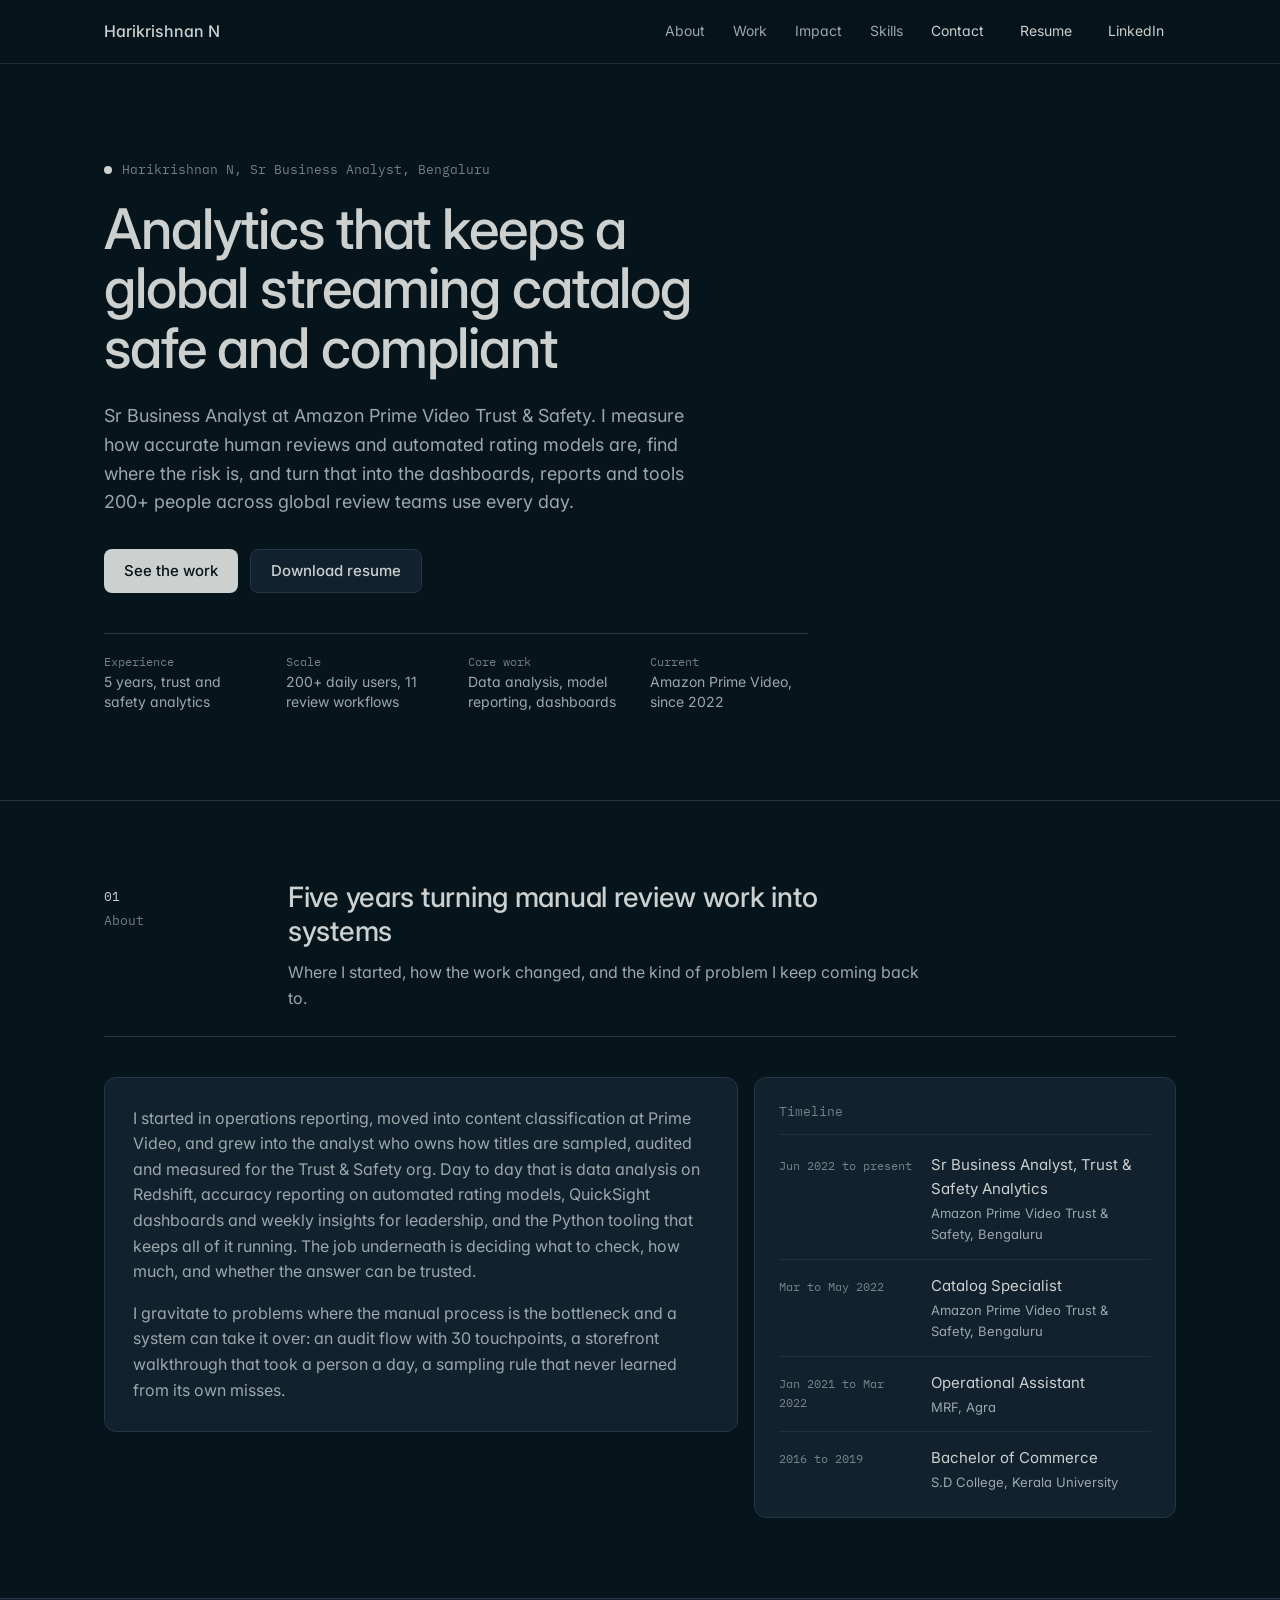
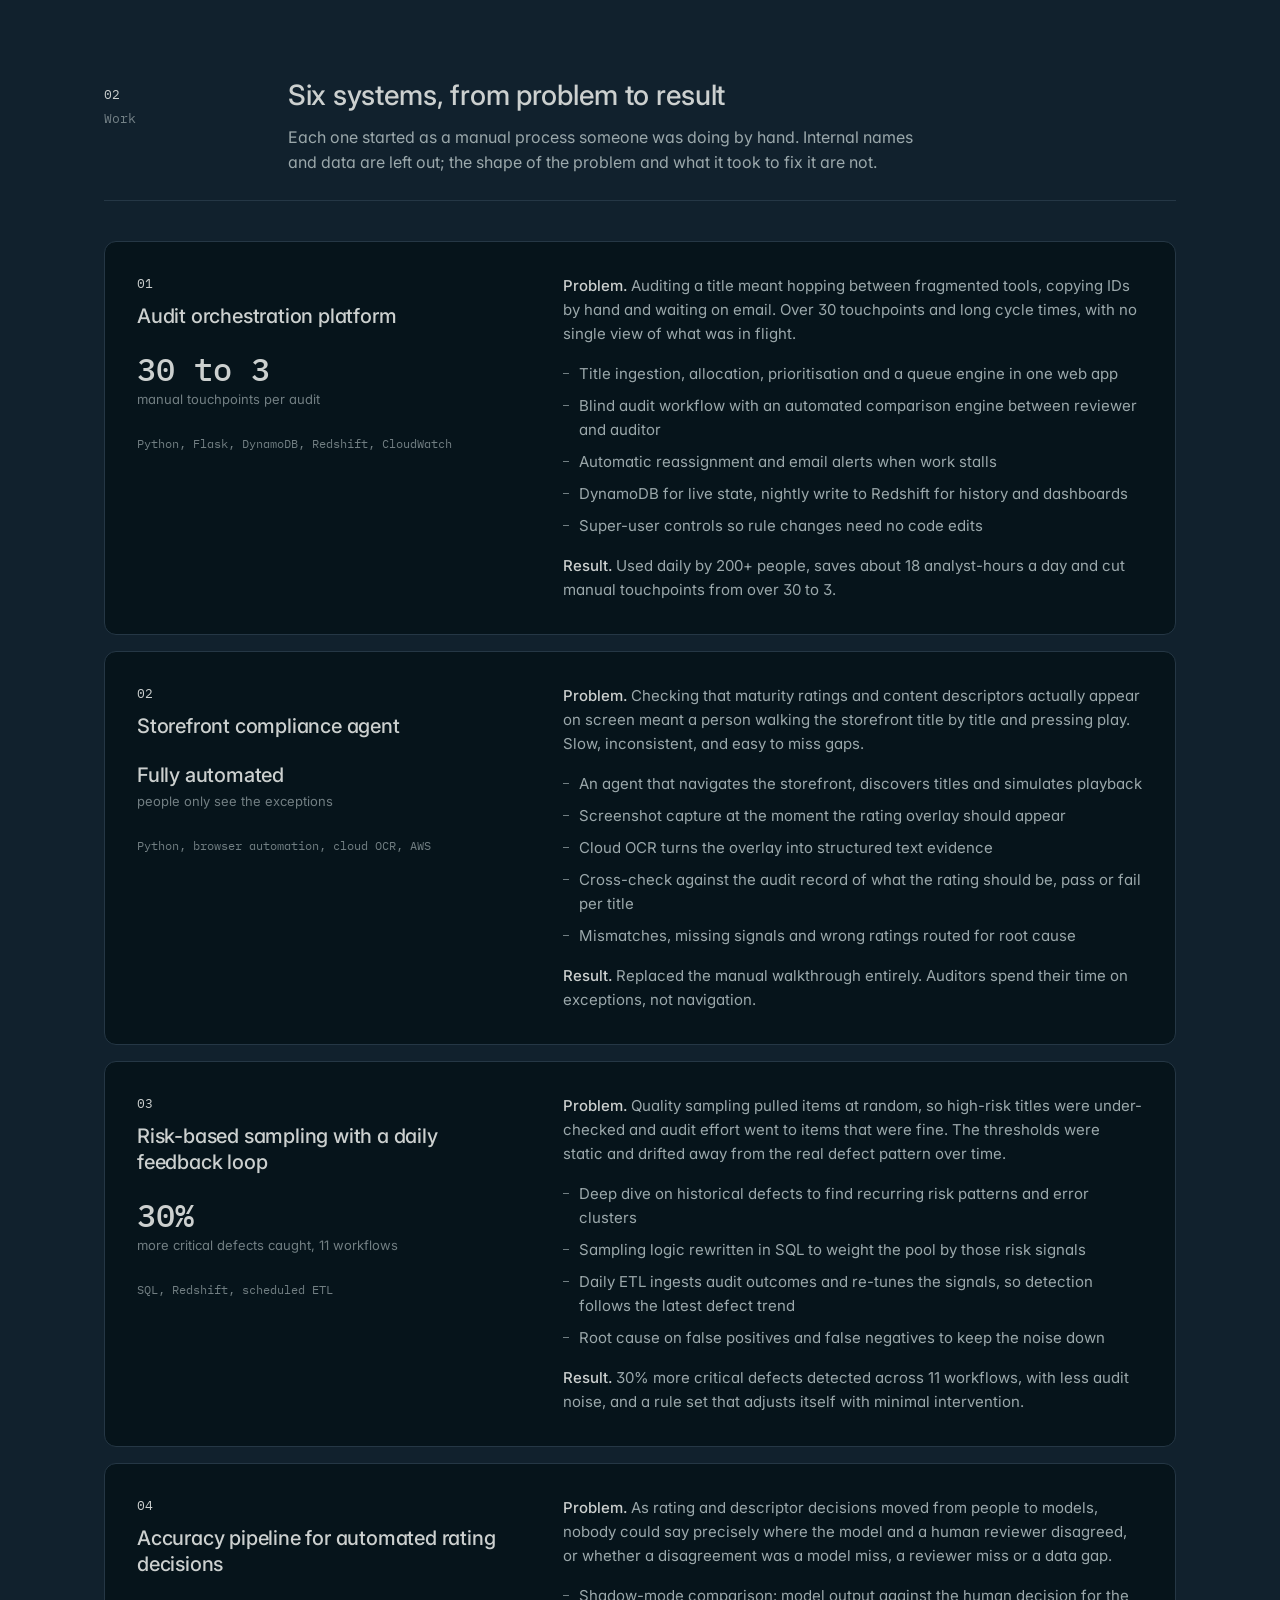
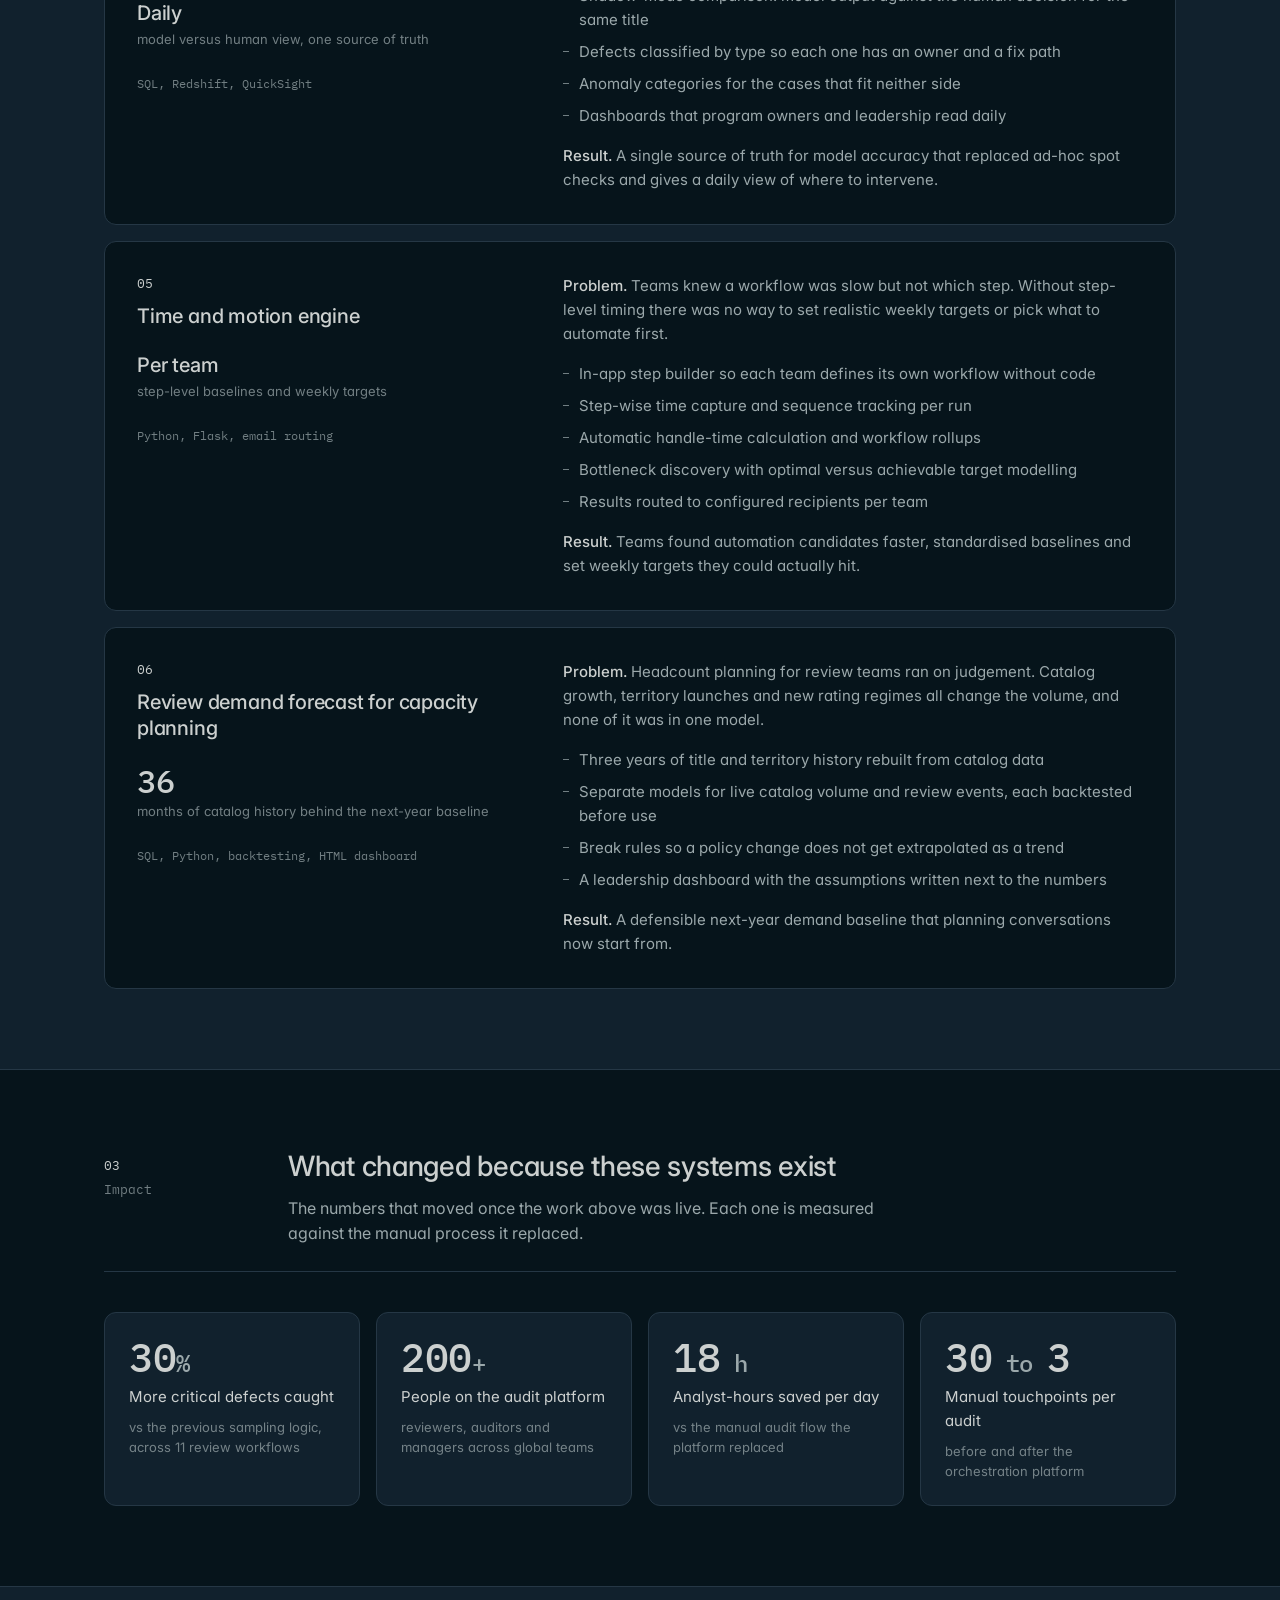
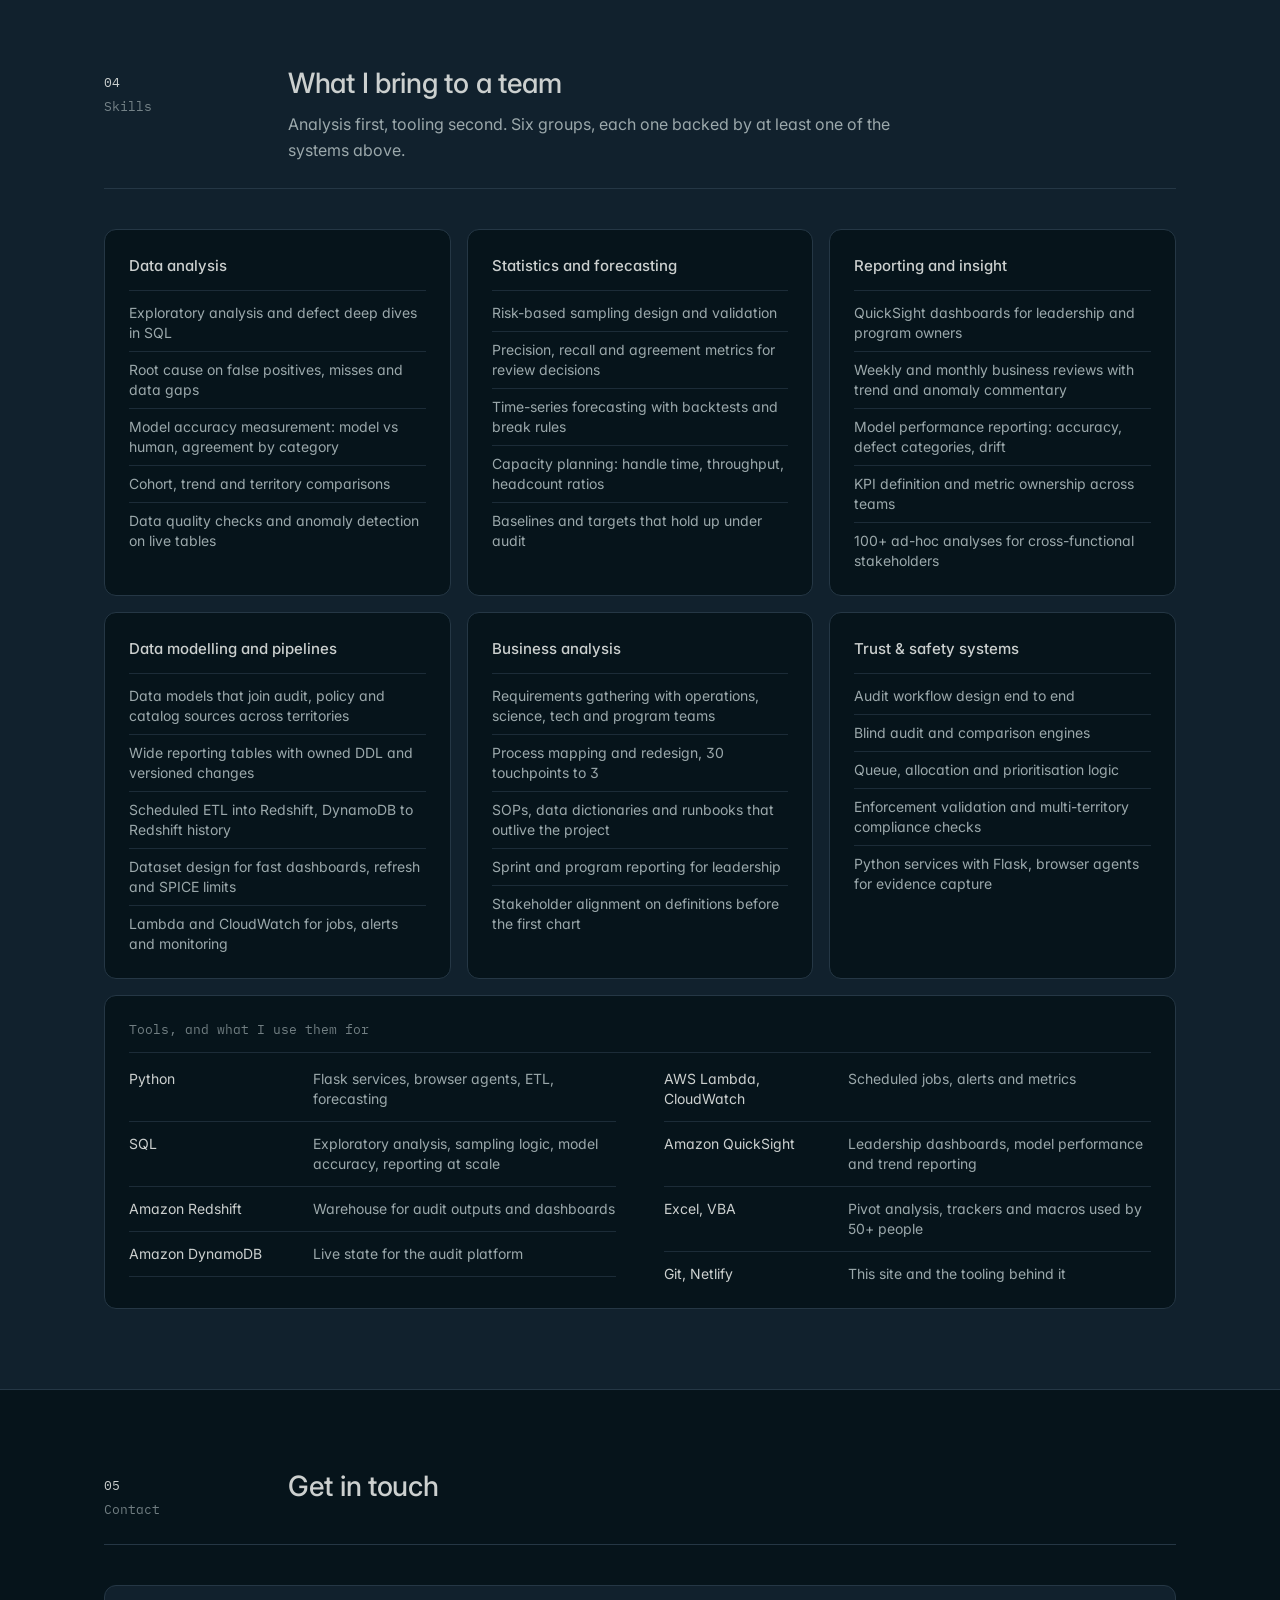
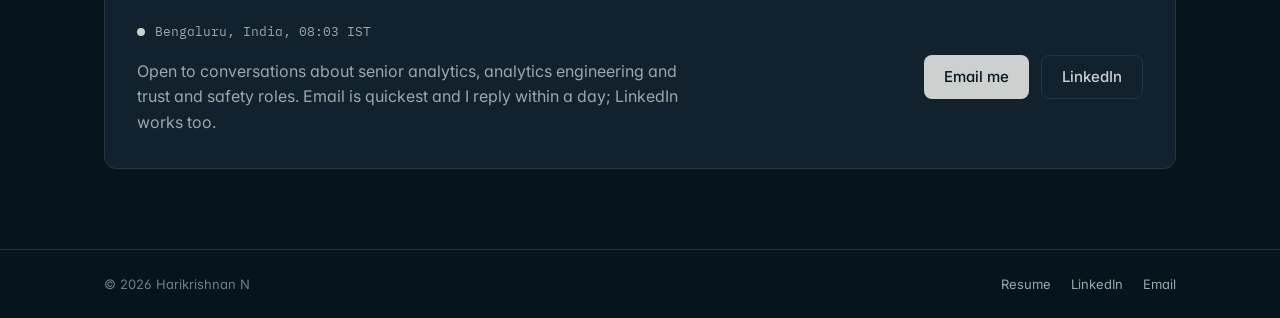
<file: index.html>
<!DOCTYPE html>
<html lang="en">
<head>
  <meta charset="UTF-8">
  <meta name="viewport" content="width=device-width, initial-scale=1.0">
  <title>Harikrishnan N, Sr Business Analyst, Trust &amp; Safety Analytics</title>
  <meta name="description" content="Sr Business Analyst at Amazon Prime Video Trust &amp; Safety. Data analysis, model accuracy reporting, leadership dashboards and audit automation for a streaming catalog, built in SQL, Python and AWS and used by 200+ people.">
  <meta name="theme-color" content="#06141b">
  <link rel="canonical" href="https://harikriz.netlify.app/">
  <link rel="icon" type="image/x-icon" href="favicon.ico">

  <meta property="og:type" content="website">
  <meta property="og:url" content="https://harikriz.netlify.app/">
  <meta property="og:title" content="Harikrishnan N, Sr Business Analyst, Trust &amp; Safety Analytics">
  <meta property="og:description" content="Analytics that keeps a global streaming catalog safe and compliant. Sr Business Analyst, Amazon Prime Video Trust &amp; Safety. SQL, Python, AWS.">
  <meta name="twitter:card" content="summary">
  <meta name="twitter:title" content="Harikrishnan N, Sr Business Analyst, Trust &amp; Safety Analytics">
  <meta name="twitter:description" content="Analytics that keeps a global streaming catalog safe and compliant. Sr Business Analyst, Amazon Prime Video Trust &amp; Safety. SQL, Python, AWS.">
  <meta name="google-site-verification" content="R8Ux_fTHHuIgfNtx9JZ1mv4PHQBQAOeMeu85ZJoLAWw">

  <script type="application/ld+json">
  {
    "@context": "https://schema.org",
    "@type": "Person",
    "name": "Harikrishnan N",
    "url": "https://harikriz.netlify.app",
    "jobTitle": "Sr Business Analyst, Trust & Safety Analytics",
    "worksFor": { "@type": "Organization", "name": "Amazon Prime Video" },
    "address": { "@type": "PostalAddress", "addressLocality": "Bengaluru", "addressCountry": "IN" },
    "email": "mailto:harikrishnanz98@gmail.com",
    "sameAs": ["https://www.linkedin.com/in/harikriz"],
    "knowsAbout": ["Business analysis", "Data analysis", "Model accuracy reporting", "Trust and Safety analytics", "Risk-based sampling", "Audit automation", "Forecasting", "SQL", "Python", "Amazon Redshift", "Amazon QuickSight", "AWS"]
  }
  </script>

  <link rel="preconnect" href="https://fonts.googleapis.com">
  <link rel="preconnect" href="https://fonts.gstatic.com" crossorigin>
  <link href="https://fonts.googleapis.com/css2?family=IBM+Plex+Mono:wght@400;500&family=Inter:wght@400;500&display=swap" rel="stylesheet">
  <link rel="stylesheet" href="css/style.css">
</head>
<body>
  <a href="#main" class="skip">Skip to content</a>

  <header class="nav">
    <div class="container">
      <a href="#top" class="nav__brand">Harikrishnan N</a>
      <button type="button" class="nav__toggle" id="navToggle" aria-expanded="false" aria-controls="navLinks">Menu</button>
      <nav class="nav__links" id="navLinks" aria-label="Sections">
        <a href="#about">About</a>
        <a href="#work">Work</a>
        <a href="#impact">Impact</a>
        <a href="#skills">Skills</a>
        <a href="#contact">Contact</a>
        <a href="Harikrishnan_2026.pdf" class="nav__ext" download>Resume</a>
        <a href="https://www.linkedin.com/in/harikriz" target="_blank" rel="me noopener" class="nav__ext">LinkedIn</a>
      </nav>
    </div>
  </header>

  <main id="main">
    <section class="hero" id="top">
      <div class="container">
        <div class="hero__text">
          <p class="hero__kicker"><span class="dot" aria-hidden="true"></span>Harikrishnan N, Sr Business Analyst, Bengaluru</p>
          <h1 class="hero__title">Analytics that keeps a global streaming catalog safe and compliant</h1>
          <p class="hero__lede">
            Sr Business Analyst at Amazon Prime Video Trust &amp; Safety. I measure how accurate human reviews and automated rating models are, find where the risk is, and turn that into the dashboards, reports and tools 200+ people across global review teams use every day.
          </p>
          <div class="hero__actions">
            <a href="#work" class="btn btn--primary">See the work</a>
            <a href="Harikrishnan_2026.pdf" class="btn btn--secondary" download>Download resume</a>
          </div>
          <dl class="hero__facts" aria-label="At a glance">
            <div><dt>Experience</dt><dd>5 years, trust and safety analytics</dd></div>
            <div><dt>Scale</dt><dd>200+ daily users, 11 review workflows</dd></div>
            <div><dt>Core work</dt><dd>Data analysis, model reporting, dashboards</dd></div>
            <div><dt>Current</dt><dd>Amazon Prime Video, since 2022</dd></div>
          </dl>
        </div>

      </div>
    </section>

    <section class="section" id="about">
      <div class="container">
        <div class="section__head">
          <div class="section__label"><span class="section__num">01</span>About</div>
          <div>
            <h2 class="section__title">Five years turning manual review work into systems</h2>
            <p class="section__intro">Where I started, how the work changed, and the kind of problem I keep coming back to.</p>
          </div>
        </div>
        <div class="about">
          <div class="card about__text">
            <p>
              I started in operations reporting, moved into content classification at Prime Video, and grew into the analyst who owns how titles are sampled, audited and measured for the Trust &amp; Safety org. Day to day that is data analysis on Redshift, accuracy reporting on automated rating models, QuickSight dashboards and weekly insights for leadership, and the Python tooling that keeps all of it running. The job underneath is deciding what to check, how much, and whether the answer can be trusted.
            </p>
            <p>
              I gravitate to problems where the manual process is the bottleneck and a system can take it over: an audit flow with 30 touchpoints, a storefront walkthrough that took a person a day, a sampling rule that never learned from its own misses.
            </p>
          </div>
          <div class="card timeline">
            <h3 class="card__title">Timeline</h3>
            <div class="timeline__rows">
              <div class="timeline__row">
                <span class="timeline__when">Jun 2022 to present</span>
                <div class="timeline__what">Sr Business Analyst, Trust &amp; Safety Analytics<span>Amazon Prime Video Trust &amp; Safety, Bengaluru</span></div>
              </div>
              <div class="timeline__row">
                <span class="timeline__when">Mar to May 2022</span>
                <div class="timeline__what">Catalog Specialist<span>Amazon Prime Video Trust &amp; Safety, Bengaluru</span></div>
              </div>
              <div class="timeline__row">
                <span class="timeline__when">Jan 2021 to Mar 2022</span>
                <div class="timeline__what">Operational Assistant<span>MRF, Agra</span></div>
              </div>
              <div class="timeline__row">
                <span class="timeline__when">2016 to 2019</span>
                <div class="timeline__what">Bachelor of Commerce<span>S.D College, Kerala University</span></div>
              </div>
            </div>
          </div>
        </div>
      </div>
    </section>


    <section class="section section--alt" id="work">
      <div class="container">
        <div class="section__head">
          <div class="section__label"><span class="section__num">02</span>Work</div>
          <div>
            <h2 class="section__title">Six systems, from problem to result</h2>
            <p class="section__intro">Each one started as a manual process someone was doing by hand. Internal names and data are left out; the shape of the problem and what it took to fix it are not.</p>
          </div>
        </div>
        <div class="cases">

          <article class="card case">
            <div>
              <div class="case__num">01</div>
              <h3 class="case__title">Audit orchestration platform</h3>
              <div class="case__fig"><b>30 to 3</b><span>manual touchpoints per audit</span></div>
              <div class="case__tools">Python, Flask, DynamoDB, Redshift, CloudWatch</div>
            </div>
            <div class="case__body">
              <p><b>Problem.</b> Auditing a title meant hopping between fragmented tools, copying IDs by hand and waiting on email. Over 30 touchpoints and long cycle times, with no single view of what was in flight.</p>
              <ul>
                <li>Title ingestion, allocation, prioritisation and a queue engine in one web app</li>
                <li>Blind audit workflow with an automated comparison engine between reviewer and auditor</li>
                <li>Automatic reassignment and email alerts when work stalls</li>
                <li>DynamoDB for live state, nightly write to Redshift for history and dashboards</li>
                <li>Super-user controls so rule changes need no code edits</li>
              </ul>
              <p><b>Result.</b> Used daily by 200+ people, saves about 18 analyst-hours a day and cut manual touchpoints from over 30 to 3.</p>
            </div>
          </article>

          <article class="card case">
            <div>
              <div class="case__num">02</div>
              <h3 class="case__title">Storefront compliance agent</h3>
              <div class="case__fig case__fig--text"><b>Fully automated</b><span>people only see the exceptions</span></div>
              <div class="case__tools">Python, browser automation, cloud OCR, AWS</div>
            </div>
            <div class="case__body">
              <p><b>Problem.</b> Checking that maturity ratings and content descriptors actually appear on screen meant a person walking the storefront title by title and pressing play. Slow, inconsistent, and easy to miss gaps.</p>
              <ul>
                <li>An agent that navigates the storefront, discovers titles and simulates playback</li>
                <li>Screenshot capture at the moment the rating overlay should appear</li>
                <li>Cloud OCR turns the overlay into structured text evidence</li>
                <li>Cross-check against the audit record of what the rating should be, pass or fail per title</li>
                <li>Mismatches, missing signals and wrong ratings routed for root cause</li>
              </ul>
              <p><b>Result.</b> Replaced the manual walkthrough entirely. Auditors spend their time on exceptions, not navigation.</p>
            </div>
          </article>

          <article class="card case">
            <div>
              <div class="case__num">03</div>
              <h3 class="case__title">Risk-based sampling with a daily feedback loop</h3>
              <div class="case__fig"><b>30%</b><span>more critical defects caught, 11 workflows</span></div>
              <div class="case__tools">SQL, Redshift, scheduled ETL</div>
            </div>
            <div class="case__body">
              <p><b>Problem.</b> Quality sampling pulled items at random, so high-risk titles were under-checked and audit effort went to items that were fine. The thresholds were static and drifted away from the real defect pattern over time.</p>
              <ul>
                <li>Deep dive on historical defects to find recurring risk patterns and error clusters</li>
                <li>Sampling logic rewritten in SQL to weight the pool by those risk signals</li>
                <li>Daily ETL ingests audit outcomes and re-tunes the signals, so detection follows the latest defect trend</li>
                <li>Root cause on false positives and false negatives to keep the noise down</li>
              </ul>
              <p><b>Result.</b> 30% more critical defects detected across 11 workflows, with less audit noise, and a rule set that adjusts itself with minimal intervention.</p>
            </div>
          </article>

          <article class="card case">
            <div>
              <div class="case__num">04</div>
              <h3 class="case__title">Accuracy pipeline for automated rating decisions</h3>
              <div class="case__fig case__fig--text"><b>Daily</b><span>model versus human view, one source of truth</span></div>
              <div class="case__tools">SQL, Redshift, QuickSight</div>
            </div>
            <div class="case__body">
              <p><b>Problem.</b> As rating and descriptor decisions moved from people to models, nobody could say precisely where the model and a human reviewer disagreed, or whether a disagreement was a model miss, a reviewer miss or a data gap.</p>
              <ul>
                <li>Shadow-mode comparison: model output against the human decision for the same title</li>
                <li>Defects classified by type so each one has an owner and a fix path</li>
                <li>Anomaly categories for the cases that fit neither side</li>
                <li>Dashboards that program owners and leadership read daily</li>
              </ul>
              <p><b>Result.</b> A single source of truth for model accuracy that replaced ad-hoc spot checks and gives a daily view of where to intervene.</p>
            </div>
          </article>

          <article class="card case">
            <div>
              <div class="case__num">05</div>
              <h3 class="case__title">Time and motion engine</h3>
              <div class="case__fig case__fig--text"><b>Per team</b><span>step-level baselines and weekly targets</span></div>
              <div class="case__tools">Python, Flask, email routing</div>
            </div>
            <div class="case__body">
              <p><b>Problem.</b> Teams knew a workflow was slow but not which step. Without step-level timing there was no way to set realistic weekly targets or pick what to automate first.</p>
              <ul>
                <li>In-app step builder so each team defines its own workflow without code</li>
                <li>Step-wise time capture and sequence tracking per run</li>
                <li>Automatic handle-time calculation and workflow rollups</li>
                <li>Bottleneck discovery with optimal versus achievable target modelling</li>
                <li>Results routed to configured recipients per team</li>
              </ul>
              <p><b>Result.</b> Teams found automation candidates faster, standardised baselines and set weekly targets they could actually hit.</p>
            </div>
          </article>

          <article class="card case">
            <div>
              <div class="case__num">06</div>
              <h3 class="case__title">Review demand forecast for capacity planning</h3>
              <div class="case__fig"><b>36</b><span>months of catalog history behind the next-year baseline</span></div>
              <div class="case__tools">SQL, Python, backtesting, HTML dashboard</div>
            </div>
            <div class="case__body">
              <p><b>Problem.</b> Headcount planning for review teams ran on judgement. Catalog growth, territory launches and new rating regimes all change the volume, and none of it was in one model.</p>
              <ul>
                <li>Three years of title and territory history rebuilt from catalog data</li>
                <li>Separate models for live catalog volume and review events, each backtested before use</li>
                <li>Break rules so a policy change does not get extrapolated as a trend</li>
                <li>A leadership dashboard with the assumptions written next to the numbers</li>
              </ul>
              <p><b>Result.</b> A defensible next-year demand baseline that planning conversations now start from.</p>
            </div>
          </article>

        </div>
      </div>
    </section>

    <section class="section" id="impact">
      <div class="container">
        <div class="section__head">
          <div class="section__label"><span class="section__num">03</span>Impact</div>
          <div>
            <h2 class="section__title">What changed because these systems exist</h2>
            <p class="section__intro">The numbers that moved once the work above was live. Each one is measured against the manual process it replaced.</p>
          </div>
        </div>
        <div class="stats">
          <div class="card stat">
            <div class="stat__value">30<small>%</small></div>
            <div class="stat__label">More critical defects caught</div>
            <div class="stat__vs">vs the previous sampling logic, across 11 review workflows</div>
          </div>
          <div class="card stat">
            <div class="stat__value">200<small>+</small></div>
            <div class="stat__label">People on the audit platform</div>
            <div class="stat__vs">reviewers, auditors and managers across global teams</div>
          </div>
          <div class="card stat">
            <div class="stat__value">18<small> h</small></div>
            <div class="stat__label">Analyst-hours saved per day</div>
            <div class="stat__vs">vs the manual audit flow the platform replaced</div>
          </div>
          <div class="card stat">
            <div class="stat__value">30<small> to </small>3</div>
            <div class="stat__label">Manual touchpoints per audit</div>
            <div class="stat__vs">before and after the orchestration platform</div>
          </div>
        </div>
      </div>
    </section>

    <section class="section section--alt" id="skills">
      <div class="container">
        <div class="section__head">
          <div class="section__label"><span class="section__num">04</span>Skills</div>
          <div>
            <h2 class="section__title">What I bring to a team</h2>
            <p class="section__intro">Analysis first, tooling second. Six groups, each one backed by at least one of the systems above.</p>
          </div>
        </div>
        <div class="skills">
          <div class="card skill">
            <h3>Data analysis</h3>
            <ul>
              <li>Exploratory analysis and defect deep dives in SQL</li>
              <li>Root cause on false positives, misses and data gaps</li>
              <li>Model accuracy measurement: model vs human, agreement by category</li>
              <li>Cohort, trend and territory comparisons</li>
              <li>Data quality checks and anomaly detection on live tables</li>
            </ul>
          </div>
          <div class="card skill">
            <h3>Statistics and forecasting</h3>
            <ul>
              <li>Risk-based sampling design and validation</li>
              <li>Precision, recall and agreement metrics for review decisions</li>
              <li>Time-series forecasting with backtests and break rules</li>
              <li>Capacity planning: handle time, throughput, headcount ratios</li>
              <li>Baselines and targets that hold up under audit</li>
            </ul>
          </div>
          <div class="card skill">
            <h3>Reporting and insight</h3>
            <ul>
              <li>QuickSight dashboards for leadership and program owners</li>
              <li>Weekly and monthly business reviews with trend and anomaly commentary</li>
              <li>Model performance reporting: accuracy, defect categories, drift</li>
              <li>KPI definition and metric ownership across teams</li>
              <li>100+ ad-hoc analyses for cross-functional stakeholders</li>
            </ul>
          </div>
          <div class="card skill">
            <h3>Data modelling and pipelines</h3>
            <ul>
              <li>Data models that join audit, policy and catalog sources across territories</li>
              <li>Wide reporting tables with owned DDL and versioned changes</li>
              <li>Scheduled ETL into Redshift, DynamoDB to Redshift history</li>
              <li>Dataset design for fast dashboards, refresh and SPICE limits</li>
              <li>Lambda and CloudWatch for jobs, alerts and monitoring</li>
            </ul>
          </div>
          <div class="card skill">
            <h3>Business analysis</h3>
            <ul>
              <li>Requirements gathering with operations, science, tech and program teams</li>
              <li>Process mapping and redesign, 30 touchpoints to 3</li>
              <li>SOPs, data dictionaries and runbooks that outlive the project</li>
              <li>Sprint and program reporting for leadership</li>
              <li>Stakeholder alignment on definitions before the first chart</li>
            </ul>
          </div>
          <div class="card skill">
            <h3>Trust &amp; safety systems</h3>
            <ul>
              <li>Audit workflow design end to end</li>
              <li>Blind audit and comparison engines</li>
              <li>Queue, allocation and prioritisation logic</li>
              <li>Enforcement validation and multi-territory compliance checks</li>
              <li>Python services with Flask, browser agents for evidence capture</li>
            </ul>
          </div>
        </div>

        <div class="card tools" id="tools">
          <h3 class="card__title">Tools, and what I use them for</h3>
          <div class="tools__grid">
            <dl>
              <div class="tool"><dt>Python</dt><dd>Flask services, browser agents, ETL, forecasting</dd></div>
              <div class="tool"><dt>SQL</dt><dd>Exploratory analysis, sampling logic, model accuracy, reporting at scale</dd></div>
              <div class="tool"><dt>Amazon Redshift</dt><dd>Warehouse for audit outputs and dashboards</dd></div>
              <div class="tool"><dt>Amazon DynamoDB</dt><dd>Live state for the audit platform</dd></div>
            </dl>
            <dl>
              <div class="tool"><dt>AWS Lambda, CloudWatch</dt><dd>Scheduled jobs, alerts and metrics</dd></div>
              <div class="tool"><dt>Amazon QuickSight</dt><dd>Leadership dashboards, model performance and trend reporting</dd></div>
              <div class="tool"><dt>Excel, VBA</dt><dd>Pivot analysis, trackers and macros used by 50+ people</dd></div>
              <div class="tool"><dt>Git, Netlify</dt><dd>This site and the tooling behind it</dd></div>
            </dl>
          </div>
        </div>
      </div>
    </section>

    <section class="section" id="contact">
      <div class="container">
        <div class="section__head">
          <div class="section__label"><span class="section__num">05</span>Contact</div>
          <div>
            <h2 class="section__title">Get in touch</h2>
          </div>
        </div>
        <div class="card contact">
          <div>
            <p class="contact__status"><span class="dot" aria-hidden="true"></span><span>Bengaluru, India<span id="localTime"></span></span></p>
            <p>Open to conversations about senior analytics, analytics engineering and trust and safety roles. Email is quickest and I reply within a day; LinkedIn works too.</p>
          </div>
          <div class="contact__actions">
            <a href="mailto:harikrishnanz98@gmail.com" class="btn btn--primary">Email me</a>
            <a href="https://www.linkedin.com/in/harikriz" target="_blank" rel="noopener" class="btn btn--secondary">LinkedIn</a>
          </div>
        </div>
      </div>
    </section>
  </main>

  <footer class="footer">
    <div class="container">
      <span>&copy; 2026 Harikrishnan N</span>
      <nav aria-label="Footer">
        <a href="Harikrishnan_2026.pdf" download>Resume</a>
        <a href="https://www.linkedin.com/in/harikriz" target="_blank" rel="noopener">LinkedIn</a>
        <a href="mailto:harikrishnanz98@gmail.com">Email</a>
      </nav>
    </div>
  </footer>

  <script src="script.js" defer></script>
</body>
</html>
</file>
<file: css/style.css>
/* Harikrishnan N, portfolio. Six-step slate palette (#06141B to #CCD0CF), no second hue. Inter + IBM Plex Mono. */

:root {
  --bg: #06141b;
  --surface: #11212d;
  --raised: #253745;
  --line: rgba(37, 55, 69, 0.7);
  --line-strong: #253745;
  --radius: 12px;
  --text: #ccd0cf;
  --text-2: #9ba8ab;
  --muted: rgba(155, 168, 171, 0.72);
  --slate: #4a5c6a;
  --accent: #ccd0cf;
  --pos: #9ba8ab;
  --neg: #ccd0cf;
  --sans: 'Inter', system-ui, -apple-system, 'Segoe UI', sans-serif;
  --mono: 'IBM Plex Mono', ui-monospace, 'SFMono-Regular', Menlo, monospace;
  --ease: cubic-bezier(0.22, 1, 0.36, 1);
  --fast: 150ms;
  --enter: 400ms;
  --nav-h: 64px;
  --max: 1120px;
}

*, *::before, *::after { box-sizing: border-box; margin: 0; padding: 0; }

html { scroll-behavior: smooth; -webkit-text-size-adjust: 100%; }

body {
  font-family: var(--sans);
  font-size: 16px;
  line-height: 1.6;
  color: var(--text);
  background: var(--bg);
  -webkit-font-smoothing: antialiased;
  font-feature-settings: 'cv11', 'ss01';
}

a { color: inherit; text-decoration: none; transition: color var(--fast) var(--ease); }
a:hover { color: var(--text); }
ul { list-style: none; }
img { display: block; max-width: 100%; }
button { font: inherit; color: inherit; background: none; border: 0; cursor: pointer; }

:focus-visible { outline: 2px solid var(--accent); outline-offset: 2px; border-radius: 4px; }

.skip { position: absolute; left: 16px; top: -48px; padding: 8px 12px; background: var(--text); color: var(--bg); border-radius: 8px; z-index: 100; }
.skip:focus { top: 12px; }

.container { max-width: var(--max); margin: 0 auto; padding: 0 24px; }

.mono { font-family: var(--mono); font-feature-settings: 'tnum'; }

/* Navigation */
.nav {
  position: sticky;
  top: 0;
  z-index: 50;
  height: var(--nav-h);
  background: rgba(6, 20, 27, 0.88);
  backdrop-filter: blur(12px);
  border-bottom: 1px solid var(--line);
}
.nav .container { height: 100%; display: flex; align-items: center; justify-content: space-between; gap: 24px; }
.nav__brand { font-size: 16px; font-weight: 500; letter-spacing: 0; }
.nav__links { display: flex; align-items: center; gap: 4px; }
.nav__links a {
  display: inline-flex; align-items: center; height: 36px; padding: 0 12px;
  border-radius: 8px; font-size: 14px; color: var(--text-2);
  transition: color var(--fast) var(--ease), background-color var(--fast) var(--ease);
}
.nav__links a:hover { color: var(--text); background: var(--raised); }
.nav__links a.is-active { color: var(--text); }
.nav__links a.nav__ext { margin-left: 8px; color: var(--text); }
.nav__toggle { display: none; height: 36px; padding: 0 12px; border-radius: 8px; font-size: 14px; color: var(--text-2); border: 1px solid var(--line-strong); }
.nav__toggle:hover { color: var(--text); background: var(--raised); }

/* Hero */
.hero { padding: 96px 0 88px; }
.hero__text { max-width: 44rem; }
.hero__text { animation: enter var(--enter) var(--ease) both; }
.hero__kicker { font-family: var(--mono); font-size: 13px; line-height: 20px; color: var(--muted); margin-bottom: 20px; display: flex; align-items: flex-start; gap: 10px; }
.hero__kicker .dot { margin-top: 6px; }
.hero__title { font-size: 56px; line-height: 1.06; font-weight: 500; letter-spacing: -0.02em; text-wrap: balance; }
.hero__lede { margin-top: 24px; font-size: 18px; line-height: 1.6; color: var(--text-2); max-width: 38rem; }
.hero__actions { margin-top: 32px; display: flex; gap: 12px; flex-wrap: wrap; }
.hero__facts {
  margin-top: 40px; padding-top: 20px; border-top: 1px solid var(--line-strong);
  display: grid; grid-template-columns: repeat(4, minmax(0, 1fr)); gap: 16px 24px;
}
.hero__facts dt { font-family: var(--mono); font-size: 12px; line-height: 16px; color: var(--muted); }
.hero__facts dd { font-size: 14px; line-height: 20px; color: var(--text-2); margin-top: 2px; }

@keyframes enter { from { opacity: 0; transform: translateY(10px); } to { opacity: 1; transform: none; } }

/* Buttons */
.btn {
  display: inline-flex; align-items: center; justify-content: center;
  height: 44px; padding: 0 20px; border-radius: 8px; font-size: 15px; font-weight: 500;
  transition: background-color var(--fast) var(--ease), color var(--fast) var(--ease), transform var(--fast) var(--ease);
}
.btn:active { transform: scale(0.98); }
.btn--primary { background: var(--text); color: var(--bg); }
.btn--primary:hover { background: #e4e7e6; color: var(--bg); }
.btn--secondary { background: var(--surface); color: var(--text); border: 1px solid var(--raised); }
.btn--secondary:hover { background: var(--raised); }

/* Status dot: kicker and contact. */
.dot { width: 8px; height: 8px; border-radius: 50%; background: var(--accent); flex: none; }

/* Sections: each one is a numbered chapter with a ruled header and framed content. */
.section { padding: 80px 0; border-top: 1px solid var(--line-strong); }
.section--alt { background: var(--surface); }
.section__head {
  display: grid; grid-template-columns: 160px minmax(0, 1fr); gap: 24px; align-items: start;
  padding-bottom: 24px; margin-bottom: 40px; border-bottom: 1px solid var(--line-strong);
}
.section__label { display: grid; gap: 4px; font-family: var(--mono); font-size: 13px; line-height: 20px; color: var(--muted); padding-top: 6px; }
.section__num { font-size: 13px; color: var(--text); }
.section__title { font-size: 28px; line-height: 1.2; font-weight: 500; letter-spacing: -0.01em; max-width: 36rem; }
.section__intro { color: var(--text-2); max-width: 40rem; margin-top: 12px; }

/* Card: the one container used for every block of content below the hero. */
.card { background: var(--surface); border: 1px solid var(--line-strong); border-radius: var(--radius); padding: 24px; }
.section--alt .card { background: var(--bg); }
.card__title { font-family: var(--mono); font-size: 13px; font-weight: 400; color: var(--muted); padding-bottom: 12px; margin-bottom: 4px; border-bottom: 1px solid var(--line); }

/* About */
.about { display: grid; grid-template-columns: minmax(0, 3fr) minmax(0, 2fr); gap: 16px; align-items: start; }
.about__text { padding: 28px; }
.about__text p { color: var(--text-2); }
.about__text p + p { margin-top: 16px; }
.timeline__row { display: grid; grid-template-columns: 136px 1fr; gap: 16px; padding: 14px 0; border-bottom: 1px solid var(--line); }
.timeline__row:last-child { border-bottom: 0; padding-bottom: 0; }
.timeline__when { font-family: var(--mono); font-size: 12px; color: var(--muted); padding-top: 3px; }
.timeline__what { font-size: 15px; }
.timeline__what span { display: block; color: var(--text-2); font-size: 13px; margin-top: 2px; }

/* Impact */
.stats { display: grid; grid-template-columns: repeat(4, 1fr); gap: 16px; }
.stat { display: grid; gap: 8px; align-content: start; }
.stat__value { font-family: var(--mono); font-feature-settings: 'tnum'; font-size: 40px; line-height: 1; font-weight: 500; letter-spacing: -0.01em; }
.stat__value small { font-size: 24px; color: var(--text-2); }
.stat__label { font-size: 15px; color: var(--text); }
.stat__vs { font-size: 13px; line-height: 20px; color: var(--muted); }

/* Work */
.cases { display: grid; gap: 16px; }
.case { display: grid; grid-template-columns: minmax(0, 2fr) minmax(0, 3fr); gap: 40px; padding: 32px; }
.case__num { font-family: var(--mono); font-size: 13px; color: var(--text); }
.case__title { margin-top: 8px; font-size: 20px; line-height: 1.3; font-weight: 500; letter-spacing: -0.01em; }
.case__fig { margin-top: 24px; display: grid; gap: 4px; }
.case__fig b { font-family: var(--mono); font-feature-settings: 'tnum'; font-weight: 500; font-size: 32px; line-height: 1; }
.case__fig span { font-size: 13px; color: var(--muted); }
.case__fig--text b { font-family: var(--sans); font-size: 20px; line-height: 1.2; letter-spacing: -0.01em; }
.case__tools { margin-top: 24px; font-family: var(--mono); font-size: 12px; color: var(--muted); line-height: 20px; }
.case__body { display: grid; gap: 16px; }
.case__body p { font-size: 15px; color: var(--text-2); }
.case__body p b { font-weight: 500; color: var(--text); }
.case__body ul { display: grid; gap: 8px; padding-left: 0; }
.case__body li { font-size: 15px; color: var(--text-2); padding-left: 16px; position: relative; }
.case__body li::before { content: ''; position: absolute; left: 0; top: 11px; width: 6px; height: 1px; background: var(--muted); }

/* Skills */
.skills { display: grid; grid-template-columns: repeat(3, 1fr); gap: 16px; }
.skill h3 { font-size: 15px; font-weight: 500; padding-bottom: 12px; margin-bottom: 4px; border-bottom: 1px solid var(--line); }
.skill li { font-size: 14px; line-height: 20px; color: var(--text-2); padding: 8px 0; border-bottom: 1px solid var(--line); }
.skill li:last-child { border-bottom: 0; padding-bottom: 0; }

.tools { margin-top: 16px; }
.tools__grid { display: grid; grid-template-columns: 1fr 1fr; gap: 0 48px; }
.tool { display: grid; grid-template-columns: 168px 1fr; gap: 16px; padding: 12px 0; border-bottom: 1px solid var(--line); font-size: 14px; line-height: 20px; }
.tools__grid dl:last-child .tool:last-child { border-bottom: 0; padding-bottom: 0; }
.tool dt { color: var(--text); }
.tool dd { color: var(--text-2); }

/* Contact */
.contact { display: grid; grid-template-columns: minmax(0, 1fr) auto; gap: 48px; align-items: center; padding: 32px; }
.contact__status { display: inline-flex; align-items: center; gap: 10px; font-family: var(--mono); font-size: 13px; color: var(--text-2); margin-bottom: 16px; }
.contact p { color: var(--text-2); max-width: 36rem; }
.contact__actions { display: flex; gap: 12px; flex-wrap: wrap; }

/* 404 */
.notfound { border: 0; min-height: 100vh; display: grid; align-items: center; }
.notfound .section__title { margin-top: 8px; }
.notfound .section__intro { margin-top: 12px; }
.notfound .hero__actions { margin-top: 24px; }

/* Footer */
.footer { border-top: 1px solid var(--line-strong); padding: 24px 0; }
.footer .container { display: flex; justify-content: space-between; gap: 16px; flex-wrap: wrap; font-size: 13px; color: var(--muted); }
.footer a { color: var(--text-2); }
.footer nav { display: flex; gap: 20px; }

/* Responsive */
@media (max-width: 960px) {
  .hero { padding: 64px 0 72px; }
  .hero__title { font-size: 44px; }
  .hero__facts { grid-template-columns: repeat(2, minmax(0, 1fr)); }
  .section__head { grid-template-columns: 1fr; gap: 12px; }
  .section__label { padding-top: 0; grid-auto-flow: column; justify-content: start; gap: 12px; }
  .about { grid-template-columns: 1fr; }
  .stats { grid-template-columns: repeat(2, 1fr); }
  .skills { grid-template-columns: repeat(2, 1fr); }
  .tools__grid { grid-template-columns: 1fr; }
  .tools__grid dl:first-child .tool:last-child { border-bottom: 1px solid var(--line); padding-bottom: 12px; }
  .case { grid-template-columns: 1fr; gap: 24px; padding: 24px; }
  .case__fig { margin-top: 16px; }
}

@media (max-width: 640px) {
  .section { padding: 64px 0; }
  .hero__title { font-size: 36px; }
  .hero__lede { font-size: 17px; }
  .nav__toggle { display: inline-flex; align-items: center; }
  .nav__links {
    display: none; position: absolute; top: var(--nav-h); left: 0; right: 0;
    flex-direction: column; align-items: stretch; gap: 2px; padding: 8px 16px 16px;
    background: var(--bg); border-bottom: 1px solid var(--line);
  }
  .nav__links.is-open { display: flex; }
  .nav__links a { height: 40px; }
  .nav__links a.nav__ext { margin-left: 0; }
  .hero__facts { grid-template-columns: 1fr; gap: 12px; }
  .timeline__row { grid-template-columns: 1fr; gap: 4px; }
  .card, .about__text, .contact { padding: 20px; }
  .stats { grid-template-columns: 1fr; gap: 12px; }
  .skills { grid-template-columns: 1fr; gap: 12px; }
  .tool { grid-template-columns: 1fr; gap: 2px; }
  .contact { grid-template-columns: 1fr; gap: 24px; align-items: start; }
}

@media print {
  .nav, .hero__actions, .contact__actions, .skip { display: none; }
  body { background: #fff; color: #111; font-size: 11pt; }
  .section, .hero { padding: 24px 0; border: 0; }
  .section--alt { background: #fff; }
  .card { background: #fff; border-color: #ddd; padding: 12px; }
  .section__head, .case, .stat, .timeline__row, .skill li, .tool, .card__title, .skill h3 { border-color: #ddd; }
  a[href^="http"]::after { content: " (" attr(href) ")"; color: #666; font-size: 9pt; }
  .hero__title { font-size: 28pt; }
  .section__title { font-size: 18pt; }
  .stat__value, .case__fig b { color: #111; }
  .hero__lede, .about__text p, .case__body p, .case__body li, .stat__label, .stat__vs, .skill li, .tool dd, .timeline__what span, .case__tools, .case__num, .section__label { color: #333; }
}

@media (prefers-reduced-motion: reduce) {
  html { scroll-behavior: auto; }
  .hero__text { animation: none; }
  * { transition-duration: 0.01ms !important; }
}
</file>
